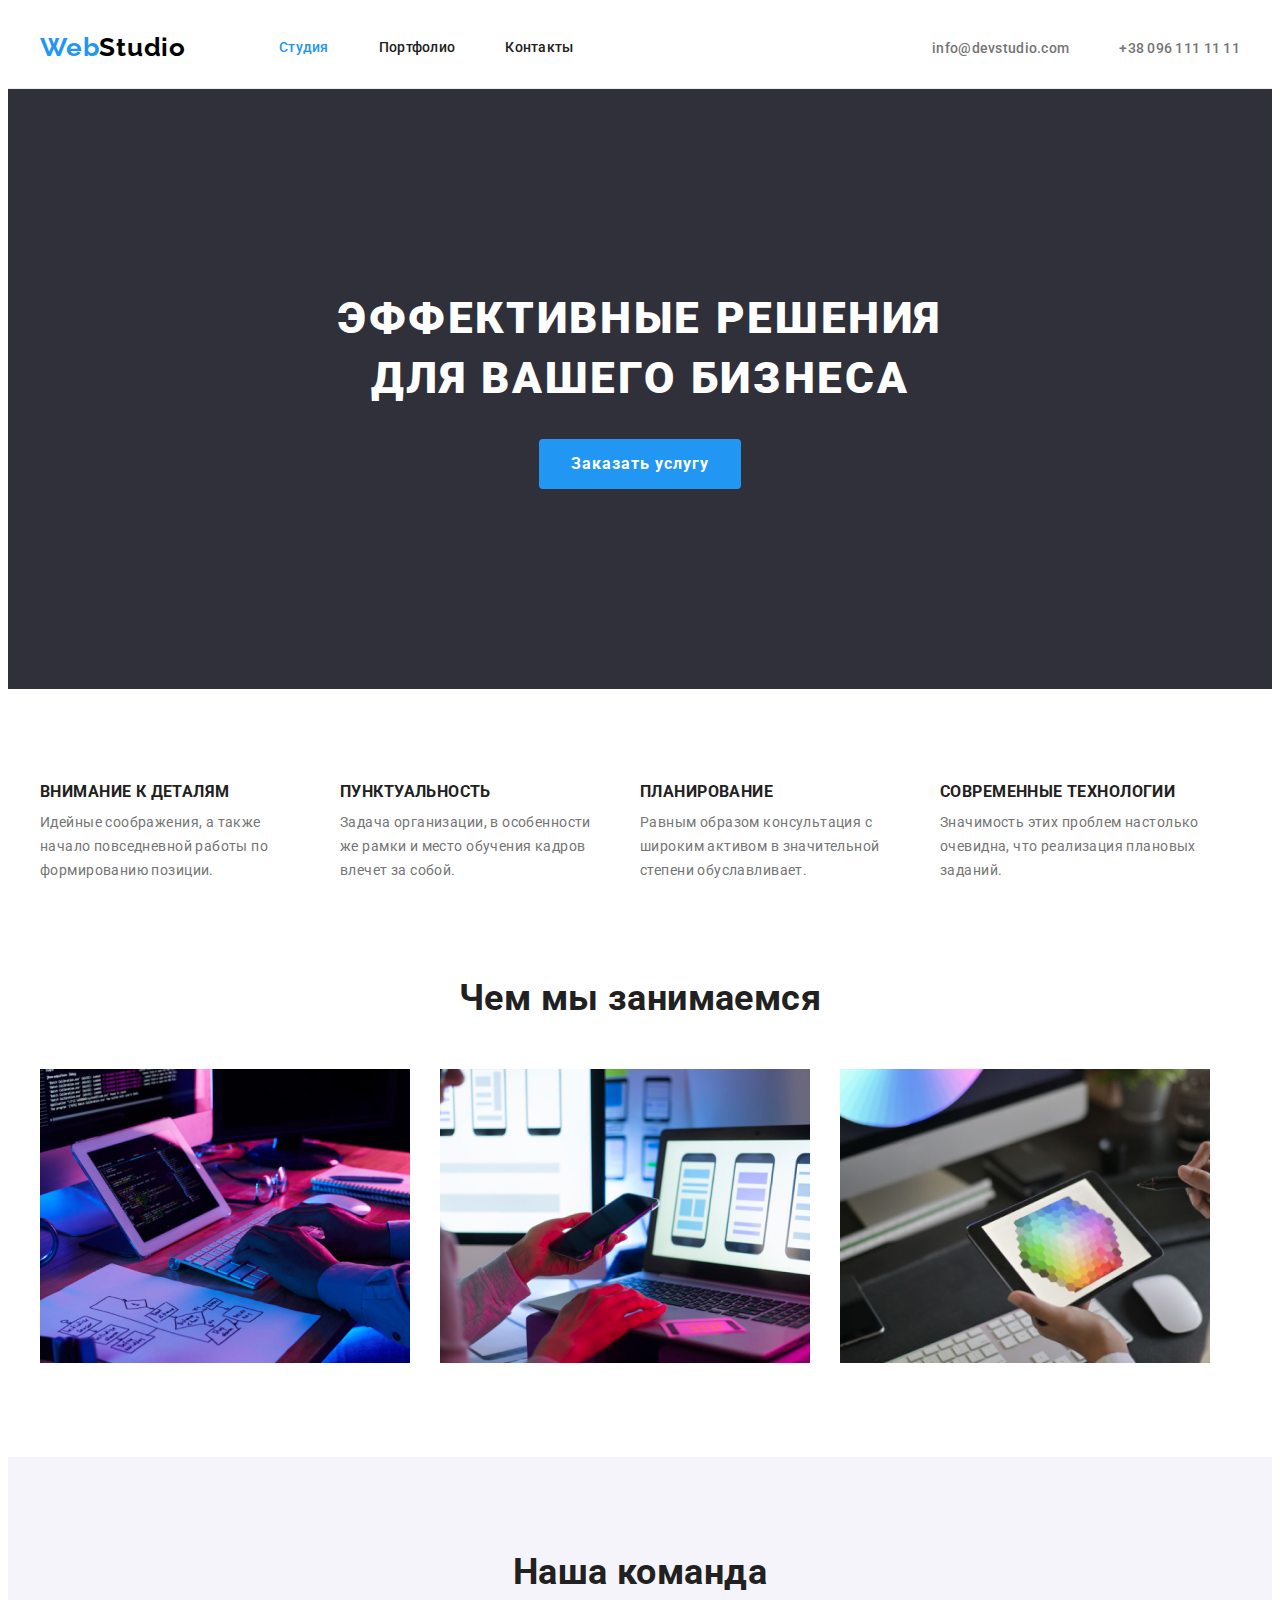
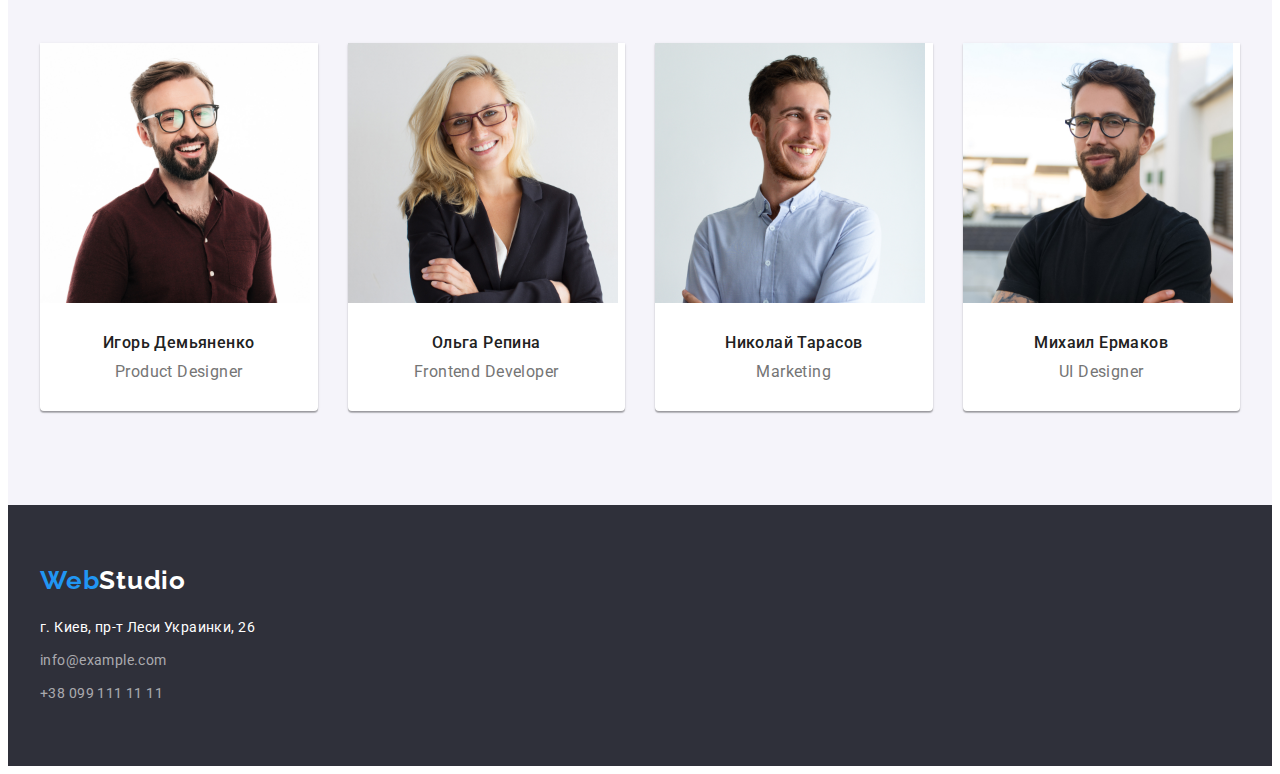
<file: index.html>
<!DOCTYPE html>
<html lang="ru">
  <head>
    <meta charset="UTF-8" />
    <meta http-equiv="X-UA-Compatible" content="IE=edge" />
    <meta name="viewport" content="width=device-width, initial-scale=1.0" />
    <title>Document</title>
    <link rel="preconnect" href="https://fonts.googleapis.com" />
    <link rel="preconnect" href="https://fonts.gstatic.com" crossorigin />
    <link
      href="https://fonts.googleapis.com/css2?family=Raleway:wght@700&family=Roboto:wght@400;500;700;900&display=swap"
      rel="stylesheet"
    />
    <link
      rel="stylesheet"
      href="https://cdnjs.cloudflare.com/ajax/libs/modern-normalize/1.1.0/modern-normalize.min.css"
      integrity="sha512-wpPYUAdjBVSE4KJnH1VR1HeZfpl1ub8YT/NKx4PuQ5NmX2tKuGu6U/JRp5y+Y8XG2tV+wKQpNHVUX03MfMFn9Q=="
      crossorigin="anonymous"
      referrerpolicy="no-referrer"
    />

    <link rel="stylesheet" href="./css/styles.css" />
  </head>
  <body>
    <header class="header">
      <div class="container">
        <a href="./index.html" class="header-logo link"
          ><span>Web</span>Studio</a
        >
        <nav class="header-nav">
          <ul class="header-list list">
            <li class="header-item">
              <a href="./index.html" class="header-link link current">Студия</a>
            </li>
            <li class="header-item">
              <a href="./portfolio.html" class="header-link link">Портфолио</a>
            </li>
            <li class="header-item">
              <a href="" class="header-link link">Контакты</a>
            </li>
          </ul>
        </nav>

        <ul class="header-list-contacts list">
          <li class="contact-item">
            <a href="mailto:info@devstudio.com" class="header-email link"
              >info@devstudio.com</a
            >
          </li>
          <li class="contact-item">
            <a href="tel:+380961111111" class="header-tel link"
              >+38 096 111 11 11</a
            >
          </li>
        </ul>
      </div>
    </header>

    <main>
      <section class="hero">
        <div class="container">
          <h1 class="hero-title">Эффективные решения для вашего бизнеса</h1>
          <button type="button" class="hero-btn">Заказать услугу</button>
        </div>
      </section>

      <section class="features section">
        <div class="container">
          <h2 class="visually-hidden">Особенности</h2>

          <ul class="features-list list">
            <li class="features-item">
              <h3 class="features-list-title">Внимание к деталям</h3>
              <p class="features-text">
                Идейные соображения, а также начало повседневной работы по
                формированию позиции.
              </p>
            </li>
            <li class="features-item">
              <h3 class="features-list-title">Пунктуальность</h3>
              <p class="features-text">
                Задача организации, в особенности же рамки и место обучения
                кадров влечет за собой.
              </p>
            </li>
            <li class="features-item">
              <h3 class="features-list-title">Планирование</h3>
              <p class="features-text">
                Равным образом консультация с широким активом в значительной
                степени обуславливает.
              </p>
            </li>
            <li class="features-item">
              <h3 class="features-list-title">Современные технологии</h3>
              <p class="features-text">
                Значимость этих проблем настолько очевидна, что реализация
                плановых заданий.
              </p>
            </li>
          </ul>
        </div>
      </section>

      <section class="gallery section">
        <div class="container">
          <h2 class="gallery-title">Чем мы занимаемся</h2>
          <ul class="gallery-list list">
            <li class="gallery-item">
              <img
                src="./images/img1.jpg"
                alt="работа за компьютером"
                width="370"
                height="294"
                class="gallery-img"
              />
            </li>
            <li class="gallery-item">
              <img
                src="./images/img2.jpg"
                alt="работа со смартфоном"
                width="370"
                height="294"
                class="gallery-img"
              />
            </li>
            <li class="gallery-item">
              <img
                src="./images/img3.jpg"
                alt="работа на планшете"
                width="370"
                height="294"
                class="gallery-img"
              />
            </li>
          </ul>
        </div>
      </section>

      <section class="team section">
        <div class="container">
          <h2 class="team-main-title">Наша команда</h2>

          <ul class="team-list list">
            <li class="team-item">
              <img
                src="./images/portrait1.jpg"
                alt="фото Игорь Демьяненко"
                width="270"
                height="260"
                class="team-img"
              />
              <div class="team-card">
                <h3 class="team-title">Игорь Демьяненко</h3>
                <p lang="en" class="team-descr">Product Designer</p>
              </div>
            </li>
            <li class="team-item">
              <img
                src="./images/portrait2.jpg"
                alt="фото Ольга Репина"
                width="270"
                height="260"
                class="team-img"
              />
              <div class="team-card">
                <h3 class="team-title">Ольга Репина</h3>
                <p lang="en" class="team-descr">Frontend Developer</p>
              </div>
            </li>
            <li class="team-item">
              <img
                src="./images/portrait3.jpg"
                alt="фото Николай Тарасов"
                width="270"
                height="260"
                class="team-img"
              />
              <div class="team-card">
                <h3 class="team-title">Николай Тарасов</h3>
                <p lang="en" class="team-descr">Marketing</p>
              </div>
            </li>
            <li class="team-item">
              <img
                src="./images/portrait4.jpg"
                alt="фото Михаил Ермаков"
                width="270"
                height="260"
                class="team-img"
              />
              <div class="team-card">
                <h3 class="team-title">Михаил Ермаков</h3>
                <p lang="en" class="team-descr">UI Designer</p>
              </div>
            </li>
          </ul>
        </div>
      </section>
    </main>

    <footer class="footer">
      <div class="container">
        <a href="./index.html" class="footer-logo link"
          ><span>Web</span>Studio</a
        >
        <address class="footer-adress">
          <ul class="footer-list list">
            <li class="footer-item">
              <a
                href="https://goo.gl/maps/aE9TR2gTAcbxKzwu7"
                target="_blank"
                rel="noopener noferrer nofollow"
                class="footer-link-adress link"
                >г. Киев, пр-т Леси Украинки, 26</a
              >
            </li>
            <li class="footer-item">
              <a class="footer-email link" href="mailto:info@example.com"
                >info@example.com</a
              >
            </li>
            <li class="footer-item">
              <a class="footer-tel link" href="tel:+380991111111"
                >+38 099 111 11 11</a
              >
            </li>
          </ul>
        </address>
      </div>
    </footer>
  </body>
</html>
</file>
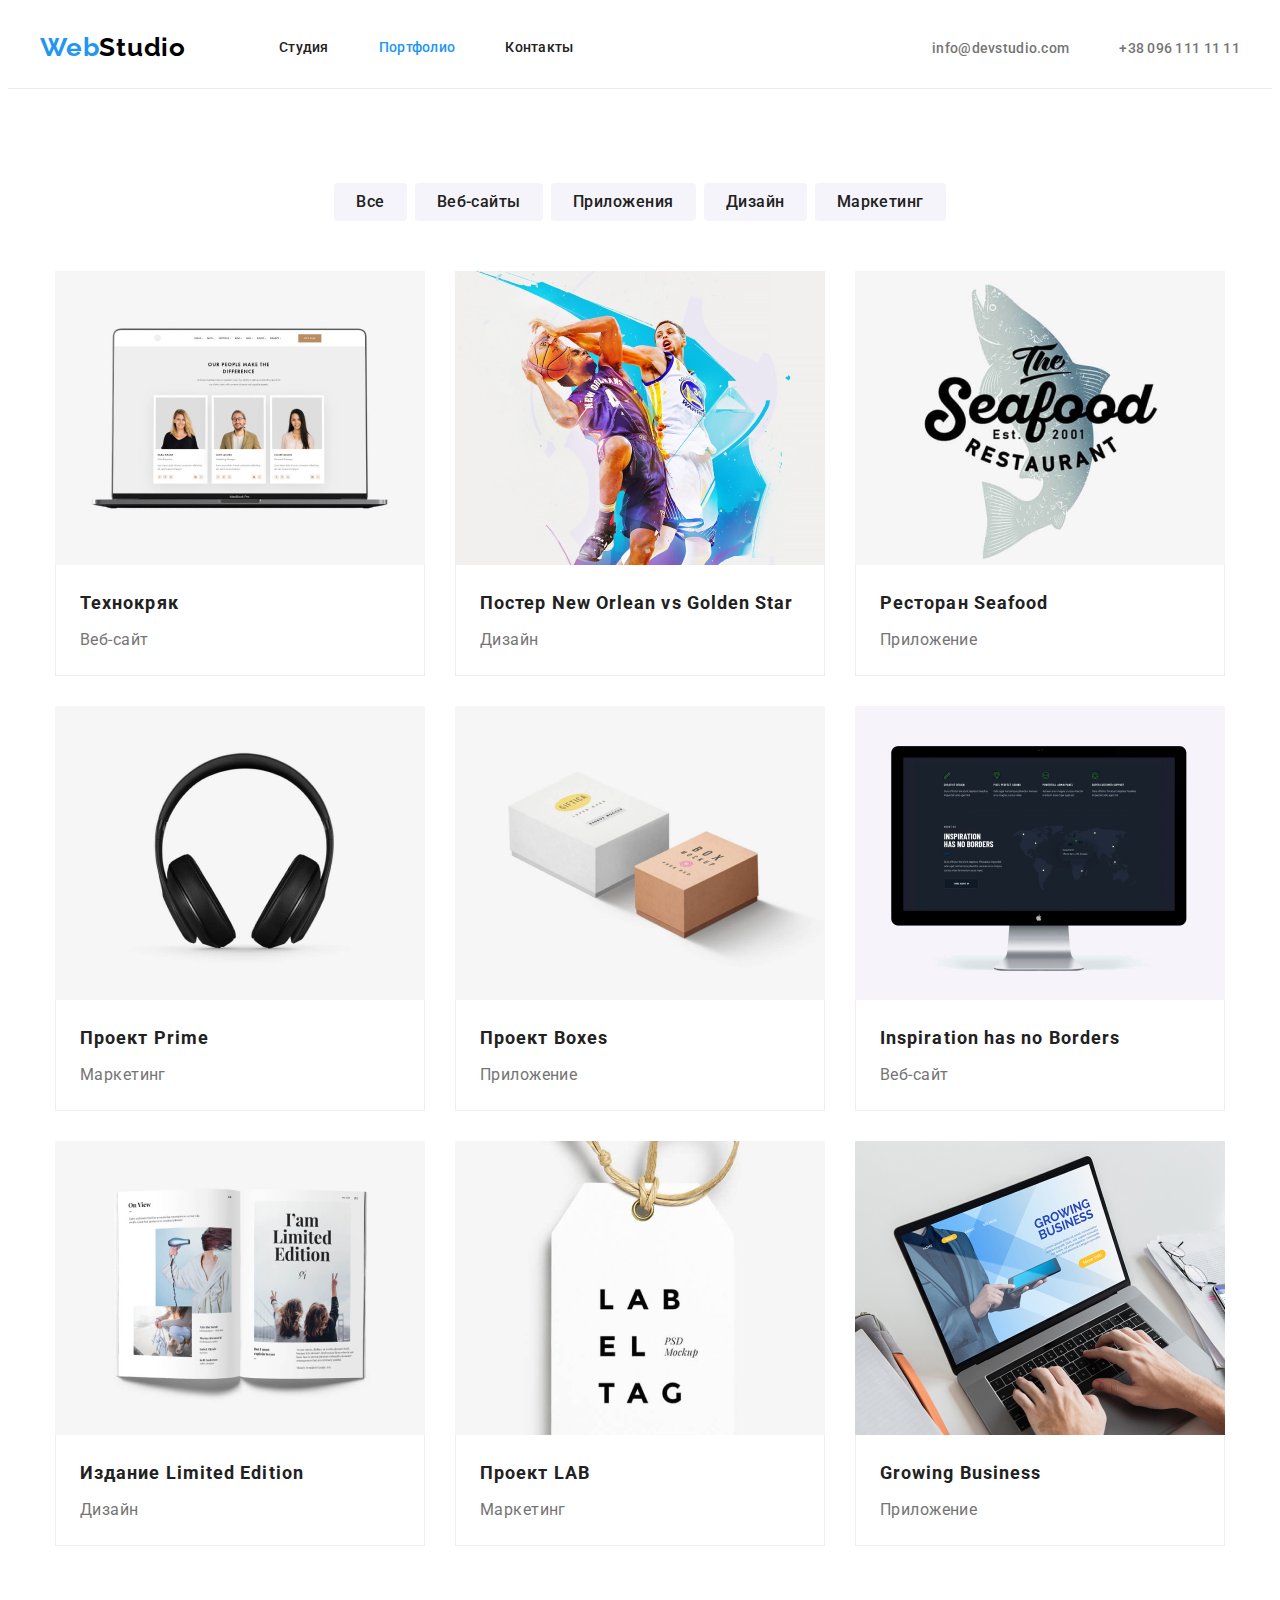
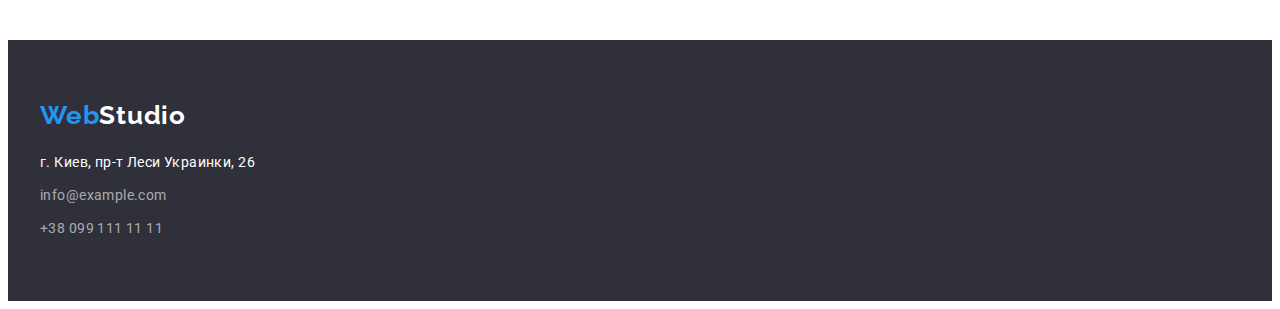
<file: portfolio.html>
<!DOCTYPE html>
<html lang="ru">
  <head>
    <meta charset="UTF-8" />
    <meta http-equiv="X-UA-Compatible" content="IE=edge" />
    <meta name="viewport" content="width=device-width, initial-scale=1.0" />
    <title>Document</title>
    <link rel="preconnect" href="https://fonts.googleapis.com" />
    <link rel="preconnect" href="https://fonts.gstatic.com" crossorigin />
    <link
      href="https://fonts.googleapis.com/css2?family=Raleway:wght@700&family=Roboto:wght@400;500;700;900&display=swap"
      rel="stylesheet"
    />
    <link
      rel="stylesheet"
      href="https://cdnjs.cloudflare.com/ajax/libs/modern-normalize/1.1.0/modern-normalize.min.css"
      integrity="sha512-wpPYUAdjBVSE4KJnH1VR1HeZfpl1ub8YT/NKx4PuQ5NmX2tKuGu6U/JRp5y+Y8XG2tV+wKQpNHVUX03MfMFn9Q=="
      crossorigin="anonymous"
      referrerpolicy="no-referrer"
    />
    <link rel="stylesheet" href="./css/styles.css" />
  </head>
  <body>
    <header class="header">
      <div class="container">
        <a href="./index.html" class="header-logo link"
          ><span>Web</span>Studio</a
        >
        <nav class="header-nav">
          <ul class="header-list list">
            <li class="header-item">
              <a href="./index.html" class="header-link link">Студия</a>
            </li>
            <li class="header-item">
              <a href="./portfolio.html" class="header-link link current"
                >Портфолио</a
              >
            </li>
            <li class="header-item">
              <a href="" class="header-link link">Контакты</a>
            </li>
          </ul>
        </nav>

        <ul class="header-list-contacts list">
          <li class="contact-item">
            <a href="mailto:info@devstudio.com" class="header-email link"
              >info@devstudio.com</a
            >
          </li>
          <li class="contact-item">
            <a href="tel:+380961111111" class="header-tel link"
              >+38 096 111 11 11</a
            >
          </li>
        </ul>
      </div>
    </header>

    <main>
      <section class="portfolio section">
        <div class="container">
          <h1 class="visually-hidden">Портфолио</h1>
          <ul class="btn-list list">
            <li class="btn-item">
              <button class="portfolio-btn" type="button">Все</button>
            </li>
            <li class="btn-item">
              <button class="portfolio-btn" type="button">Веб-сайты</button>
            </li>
            <li class="btn-item">
              <button class="portfolio-btn" type="button">Приложения</button>
            </li>
            <li class="btn-item">
              <button class="portfolio-btn" type="button">Дизайн</button>
            </li>
            <li class="btn-item">
              <button class="portfolio-btn" type="button">Маркетинг</button>
            </li>
          </ul>
          <ul class="portfolio-list list">
            <li class="portfolio-item">
              <img
                src="./images/portfolio-img1.jpg"
                alt="ноутбук"
                width="370"
                height="294"
                class="portfolio-img"
              />
              <div class="portfolio-card">
                <h3 class="portfolio-title">Технокряк</h3>
                <p class="portfolio-descr">Веб-сайт</p>
              </div>
            </li>
            <li class="portfolio-item">
              <img
                src="./images/portfolio-img2.jpg"
                alt="баскетболисты"
                width="370"
                height="294"
                class="portfolio-img"
              />
              <div class="portfolio-card">
                <h3 class="portfolio-title">
                  Постер New Orlean vs Golden Star
                </h3>
                <p class="portfolio-descr">Дизайн</p>
              </div>
            </li>
            <li class="portfolio-item">
              <img
                src="./images/portfolio-img3.jpg"
                alt="лого ресторана"
                width="370"
                height="294"
                class="portfolio-img"
              />
              <div class="portfolio-card">
                <h3 class="portfolio-title">Ресторан Seafood</h3>
                <p class="portfolio-descr">Приложение</p>
              </div>
            </li>
            <li class="portfolio-item">
              <img
                src="./images/portfolio-img4.jpg"
                alt="наушники"
                width="370"
                height="294"
                class="portfolio-img"
              />
              <div class="portfolio-card">
                <h3 class="portfolio-title">Проект Prime</h3>
                <p class="portfolio-descr">Маркетинг</p>
              </div>
            </li>
            <li class="portfolio-item">
              <img
                src="./images/portfolio-img5.jpg"
                alt="коробки"
                width="370"
                height="294"
                class="portfolio-img"
              />
              <div class="portfolio-card">
                <h3 class="portfolio-title">Проект Boxes</h3>
                <p class="portfolio-descr">Приложение</p>
              </div>
            </li>
            <li class="portfolio-item">
              <img
                src="./images/portfolio-img6.jpg"
                alt="монитор"
                width="370"
                height="294"
                class="portfolio-img"
              />
              <div class="portfolio-card">
                <h3 class="portfolio-title">Inspiration has no Borders</h3>
                <p class="portfolio-descr">Веб-сайт</p>
              </div>
            </li>
            <li class="portfolio-item">
              <img
                src="./images/portfolio-img7.jpg"
                alt="журнал"
                width="370"
                height="294"
                class="portfolio-img"
              />
              <div class="portfolio-card">
                <h3 class="portfolio-title">Издание Limited Edition</h3>
                <p class="portfolio-descr">Дизайн</p>
              </div>
            </li>
            <li class="portfolio-item">
              <img
                src="./images/portfolio-img8.jpg"
                alt="бирка"
                width="370"
                height="294"
                class="portfolio-img"
              />
              <div class="portfolio-card">
                <h3 class="portfolio-title">Проект LAB</h3>
                <p class="portfolio-descr">Маркетинг</p>
              </div>
            </li>
            <li class="portfolio-item">
              <img
                src="./images/portfolio-img9.jpg"
                alt="приложение"
                width="370"
                height="294"
                class="portfolio-img"
              />
              <div class="portfolio-card">
                <h3 class="portfolio-title">Growing Business</h3>
                <p class="portfolio-descr">Приложение</p>
              </div>
            </li>
          </ul>
        </div>
      </section>
    </main>
    <footer class="footer">
      <div class="container">
        <a href="./index.html" class="footer-logo link"
          ><span>Web</span>Studio</a
        >
        <address class="footer-adress">
          <ul class="footer-list list">
            <li class="footer-item">
              <a
                href="https://goo.gl/maps/aE9TR2gTAcbxKzwu7"
                target="_blank"
                rel="noopener noferrer nofollow"
                class="footer-link-adress link"
                >г. Киев, пр-т Леси Украинки, 26</a
              >
            </li>
            <li class="footer-item">
              <a class="footer-email link" href="mailto:info@example.com"
                >info@example.com</a
              >
            </li>
            <li class="footer-item">
              <a class="footer-tel link" href="tel:+380991111111"
                >+38 099 111 11 11</a
              >
            </li>
          </ul>
        </address>
      </div>
    </footer>
  </body>
</html>
</file>
<file: css/styles.css>
body {
  font-family: 'Roboto', sans-serif;
  color: var(--main-title-color);
  background-color: #ffffff;
  font-size: 14px;
  letter-spacing: 0.03em;
}

:root {
  --accent-color: #2196f3;
  --main-text-color: #757575;
  --dark-bgc: #2f303a;
  --hero-title-color: #ffffff;
  --light-bgc: #f5f4fa;
  --footer-transparent: rgba(255, 255, 255, 0.6);
  --main-title-color: #212121;
  --team-card-color: #ffffff;
  --header-border-color: #ececec;
  --portfolio-border-color: #eeeeee;
}

p,
h1,
h2,
h3,
h4,
h5,
h6 {
  margin: 0;
}

ul {
  margin: 0;
  padding-left: 0;
}

img {
  display: block;
  max-width: 100%;
  height: auto;
}

button {
  display: block;
  margin: 0 auto;
  cursor: pointer;
  border: none;
  border-radius: 4px;
}

.link {
  text-decoration: none;
}

.list {
  list-style: none;
}

.container {
  /* outline: solid red; */

  width: 1200px;
  padding: 0 15px;
  margin: 0 auto;
}

.section {
  padding-top: 94px;
  padding-bottom: 94px;
}

/* --------------------HEADER-------------------- */

.header {
  border-bottom: 1px solid var(--header-border-color);
}

.header-logo {
  padding: 24px 0 25px 0;
  margin-right: 93px;
  font-family: 'Raleway', sans-serif;
  font-weight: 700;
  font-size: 26px;
  line-height: 0.84;
  letter-spacing: 0.03em;

  color: #000000;
}

.header-list {
  display: flex;
}

.header .container {
  display: flex;
  align-items: center;
}

.header-list-contacts {
  display: flex;
  margin-left: auto;
}

.header-item:not(:last-child),
.contact-item:not(:last-child) {
  margin-right: 50px;
}

span {
  color: var(--accent-color);
}

.header-link {
  display: block;
  padding-top: 32px;
  padding-bottom: 32px;

  font-weight: 500;
  font-size: 14px;
  line-height: 1.14;
  letter-spacing: 0.02em;

  color: var(--main-title-color);
}

.header-link:hover,
.header-link:focus {
  color: var(--accent-color);
}

.current {
  color: var(--accent-color);
}

.header-email,
.header-tel {
  font-weight: 500;
  font-size: 14px;
  line-height: 1.14;
  letter-spacing: 0.02em;

  color: var(--main-text-color);
}

.header-email:hover,
.header-email:focus,
.header-tel:hover,
.header-tel:focus {
  color: var(--accent-color);
}

/* --------------------HERO-------------------- */

.hero {
  padding: 200px 0;
  background-color: var(--dark-bgc);
}

.hero-title {
  margin-left: auto;
  margin-right: auto;
  margin-bottom: 30px;
  width: 696px;
  text-align: center;

  font-weight: 900;
  font-size: 44px;
  line-height: 1.36;
  letter-spacing: 0.06em;
  text-transform: uppercase;

  color: var(--hero-title-color);
}

.hero-btn {
  padding: 10px 32px;

  font-family: 'Roboto', sans-serif;
  font-weight: 700;
  font-size: 16px;
  line-height: 1.88;
  letter-spacing: 0.06em;

  color: var(--hero-title-color);
  background-color: var(--accent-color);
}

.hero-btn:hover,
.hero-btn:focus {
  background-color: #188ce8;
}

/* --------------------FEATURES-------------------- */

.visually-hidden {
  position: absolute;
  white-space: nowrap;
  width: 1px;
  height: 1px;
  overflow: hidden;
  border: 0;
  padding: 0;
  clip: rect(0 0 0 0);
  clip-path: inset(50%);
  margin: -1px;
}

.features-list {
  display: flex;
  column-gap: 30px;
}

.features-item {
  max-width: 270px;
}

.features-list-title {
  font-weight: 700;
  line-height: 1.14;
  text-transform: uppercase;
  margin-bottom: 10px;
}

.features-text {
  line-height: 1.71;

  color: var(--main-text-color);
}

/* --------------------GALLERY-------------------- */

.gallery {
  padding-top: 0;
}

.gallery-title {
  font-weight: 700;
  font-size: 36px;
  line-height: 1.17;
  text-align: center;
  margin-bottom: 50px;
}

.gallery-list {
  display: flex;
}

.gallery-item:not(:last-child) {
  margin-right: 30px;
}

/* --------------------TEAM-------------------- */

.team {
  background-color: var(--light-bgc);
}

.team-list {
  display: flex;
  justify-content: center;
  column-gap: 30px;
}

.team-main-title {
  font-weight: 700;
  font-size: 36px;
  line-height: 1.17;
  text-align: center;
  margin-bottom: 50px;
}

.team-title {
  font-weight: 500;
  font-size: 16px;
  line-height: 1.19;
  text-align: center;
  margin-bottom: 10px;
}

.team-descr {
  font-size: 16px;
  line-height: 1.19;
  text-align: center;

  color: var(--main-text-color);
}

.team-card {
  padding: 30px 0;
}

.team-item {
  flex-basis: calc((100% - 90px) / 4);
  background-color: var(--team-card-color);
  box-shadow: 0px 1px 3px rgba(0, 0, 0, 0.12), 0px 1px 1px rgba(0, 0, 0, 0.14),
    0px 2px 1px rgba(0, 0, 0, 0.2);
  border-radius: 0px 0px 4px 4px;
}

/* --------------------FOOTER-------------------- */

.footer {
  padding: 60px 0;
  background-color: var(--dark-bgc);
}

.footer-logo {
  display: inline-block;

  margin-bottom: 20px;

  font-family: 'Raleway', sans-serif;
  font-style: normal;
  font-weight: 700;
  font-size: 26px;
  line-height: 1.19;
  letter-spacing: 0.03em;

  color: var(--hero-title-color);
}

.footer-item:not(:last-child) {
  margin-bottom: 9px;
}

.footer-link-adress {
  font-family: 'Roboto', sans-serif;
  font-style: normal;
  font-size: 14px;
  line-height: 1.71;
  letter-spacing: 0.03em;

  color: var(--hero-title-color);

  display: inline-block;
}

.footer-email,
.footer-tel {
  font-family: 'Roboto', sans-serif;
  font-style: normal;
  font-size: 14px;
  line-height: 1.71;
  letter-spacing: 0.03em;

  color: var(--footer-transparent);
  display: inline-block;
}

.footer-email:hover,
.footer-tel:hover,
.footer-email:focus,
.footer-tel:focus,
.footer-link-adress:hover,
.footer-link-adress:focus {
  color: var(--accent-color);
}

/* --------------------PORTFOLIO-------------------- */

.portfolio-btn {
  padding: 6px 22px;

  font-family: 'Roboto';
  font-style: normal;
  font-weight: 500;
  font-size: 16px;
  line-height: 1.6;
  text-align: center;
  letter-spacing: 0.03em;

  color: var(--main-title-color);
  background-color: var(--light-bgc);
}

.portfolio-btn:hover,
.portfolio-btn:focus {
  color: var(--hero-title-color);
  background-color: var(--accent-color);
  box-shadow: 0px 3px 1px rgba(0, 0, 0, 0.1), 0px 1px 2px rgba(0, 0, 0, 0.08),
    0px 2px 2px rgba(0, 0, 0, 0.12);
}

.portfolio-card {
  padding: 20px 24px;
  border-left: 1px solid var(--portfolio-border-color);
  border-right: 1px solid var(--portfolio-border-color);
  border-bottom: 1px solid var(--portfolio-border-color);
}

.portfolio-title {
  margin-bottom: 4px;

  font-weight: 700;
  font-size: 18px;
  line-height: 2;
  letter-spacing: 0.06em;
}

.portfolio-descr {
  font-size: 16px;
  line-height: 1.88;

  color: var(--main-text-color);
}

.btn-list {
  display: flex;
  justify-content: center;
  margin-bottom: 50px;
}

.btn-item:not(:last-child) {
  margin-right: 8px;
}

.portfolio-list {
  display: flex;
  flex-wrap: wrap;
  gap: 30px;
  justify-content: center;
}
</file>
